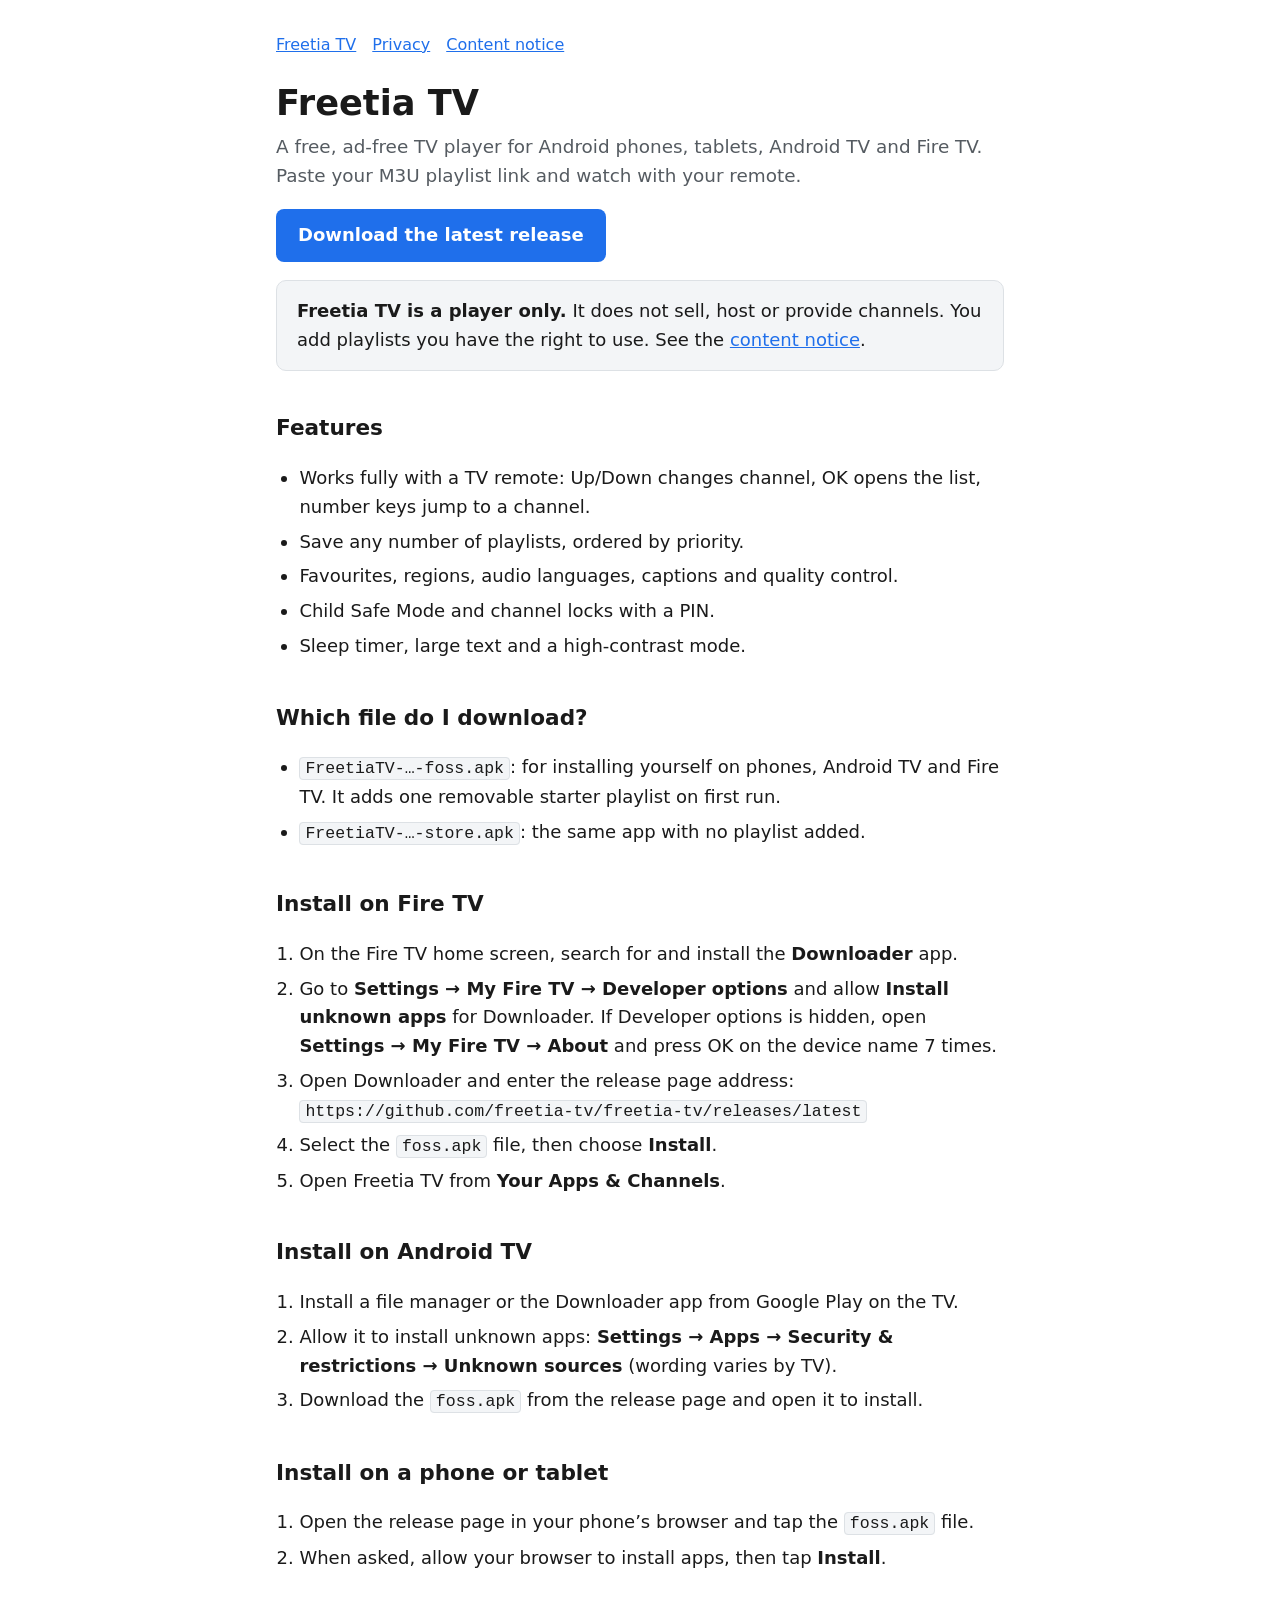
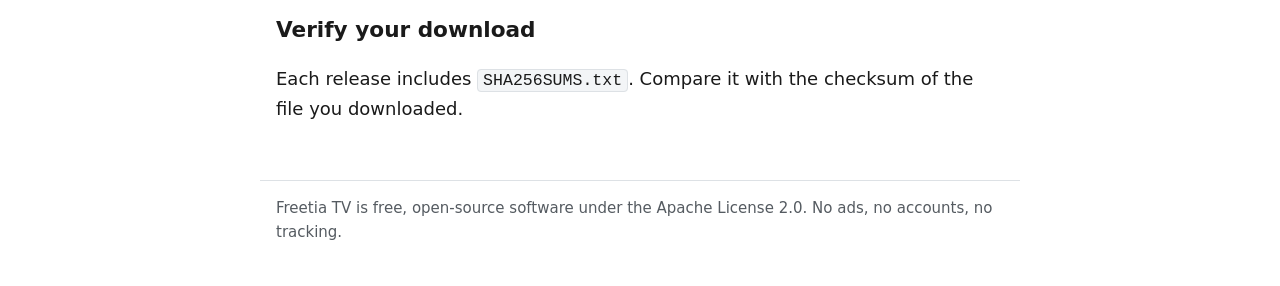
<file: docs/index.html>
<!doctype html>
<html lang="en">
<head>
<meta charset="utf-8">
<meta name="viewport" content="width=device-width, initial-scale=1">
<title>Freetia TV</title>
<meta name="description" content="Free, ad-free IPTV player for Android phones, Android TV and Fire TV. Bring your own M3U playlist.">
<link rel="stylesheet" href="style.css">
</head>
<body>
<header>
  <nav><a href="index.html">Freetia TV</a><a href="privacy.html">Privacy</a><a href="content-notice.html">Content notice</a></nav>
</header>
<main>
  <h1>Freetia TV</h1>
  <p class="lead">A free, ad-free TV player for Android phones, tablets, Android TV and Fire TV. Paste your M3U playlist link and watch with your remote.</p>
  <p><a class="button" href="https://github.com/freetia-tv/freetia-tv/releases/latest">Download the latest release</a></p>

  <div class="card">
    <strong>Freetia TV is a player only.</strong> It does not sell, host or provide channels. You add playlists you have the right to use.
    See the <a href="content-notice.html">content notice</a>.
  </div>

  <h2>Features</h2>
  <ul>
    <li>Works fully with a TV remote: Up/Down changes channel, OK opens the list, number keys jump to a channel.</li>
    <li>Save any number of playlists, ordered by priority.</li>
    <li>Favourites, regions, audio languages, captions and quality control.</li>
    <li>Child Safe Mode and channel locks with a PIN.</li>
    <li>Sleep timer, large text and a high-contrast mode.</li>
  </ul>

  <h2>Which file do I download?</h2>
  <ul>
    <li><code>FreetiaTV-…-foss.apk</code>: for installing yourself on phones, Android TV and Fire TV. It adds one removable starter playlist on first run.</li>
    <li><code>FreetiaTV-…-store.apk</code>: the same app with no playlist added.</li>
  </ul>

  <h2>Install on Fire TV</h2>
  <ol>
    <li>On the Fire TV home screen, search for and install the <strong>Downloader</strong> app.</li>
    <li>Go to <strong>Settings → My Fire TV → Developer options</strong> and allow <strong>Install unknown apps</strong> for Downloader. If Developer options is hidden, open <strong>Settings → My Fire TV → About</strong> and press OK on the device name 7 times.</li>
    <li>Open Downloader and enter the release page address: <code>https://github.com/freetia-tv/freetia-tv/releases/latest</code></li>
    <li>Select the <code>foss.apk</code> file, then choose <strong>Install</strong>.</li>
    <li>Open Freetia TV from <strong>Your Apps &amp; Channels</strong>.</li>
  </ol>

  <h2>Install on Android TV</h2>
  <ol>
    <li>Install a file manager or the Downloader app from Google Play on the TV.</li>
    <li>Allow it to install unknown apps: <strong>Settings → Apps → Security &amp; restrictions → Unknown sources</strong> (wording varies by TV).</li>
    <li>Download the <code>foss.apk</code> from the release page and open it to install.</li>
  </ol>

  <h2>Install on a phone or tablet</h2>
  <ol>
    <li>Open the release page in your phone’s browser and tap the <code>foss.apk</code> file.</li>
    <li>When asked, allow your browser to install apps, then tap <strong>Install</strong>.</li>
  </ol>

  <h2>Verify your download</h2>
  <p>Each release includes <code>SHA256SUMS.txt</code>. Compare it with the checksum of the file you downloaded.</p>
</main>
<footer>
  <p>Freetia TV is free, open-source software under the Apache License 2.0. No ads, no accounts, no tracking.</p>
</footer>
</body>
</html>
</file>
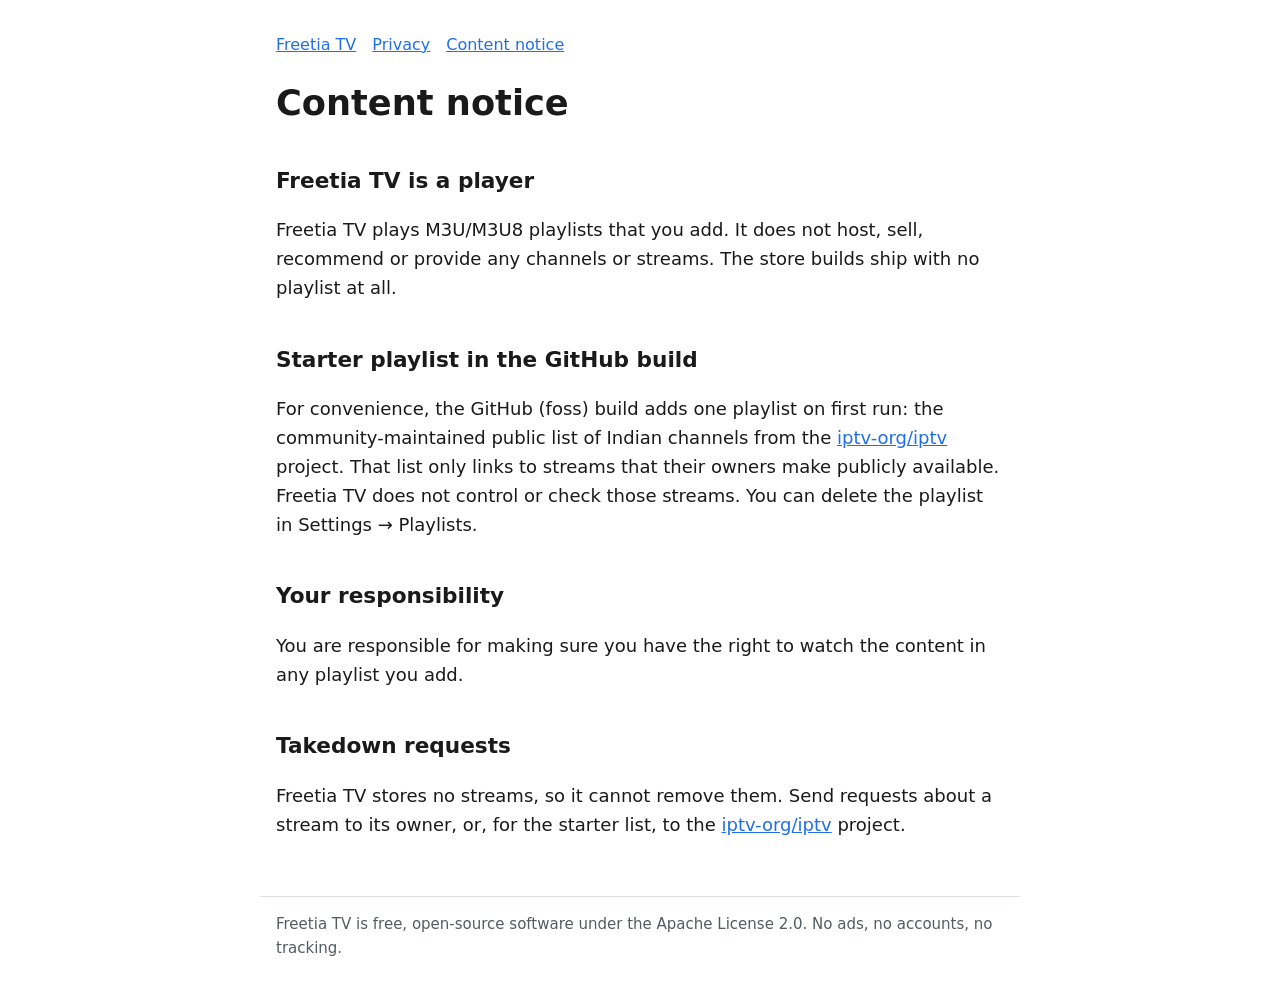
<file: docs/content-notice.html>
<!doctype html>
<html lang="en">
<head>
<meta charset="utf-8">
<meta name="viewport" content="width=device-width, initial-scale=1">
<title>Freetia TV Content Notice</title>
<meta name="description" content="Freetia TV content and rights notice">
<link rel="stylesheet" href="style.css">
</head>
<body>
<header>
  <nav><a href="index.html">Freetia TV</a><a href="privacy.html">Privacy</a><a href="content-notice.html">Content notice</a></nav>
</header>
<main>
  <h1>Content notice</h1>

  <h2>Freetia TV is a player</h2>
  <p>Freetia TV plays M3U/M3U8 playlists that you add. It does not host, sell, recommend or provide any channels or streams. The store builds ship with no playlist at all.</p>

  <h2>Starter playlist in the GitHub build</h2>
  <p>For convenience, the GitHub (foss) build adds one playlist on first run: the community-maintained public list of Indian channels from the <a href="https://github.com/iptv-org/iptv">iptv-org/iptv</a> project. That list only links to streams that their owners make publicly available. Freetia TV does not control or check those streams. You can delete the playlist in Settings → Playlists.</p>

  <h2>Your responsibility</h2>
  <p>You are responsible for making sure you have the right to watch the content in any playlist you add.</p>

  <h2>Takedown requests</h2>
  <p>Freetia TV stores no streams, so it cannot remove them. Send requests about a stream to its owner, or, for the starter list, to the <a href="https://github.com/iptv-org/iptv">iptv-org/iptv</a> project.</p>
</main>
<footer>
  <p>Freetia TV is free, open-source software under the Apache License 2.0. No ads, no accounts, no tracking.</p>
</footer>
</body>
</html>
</file>
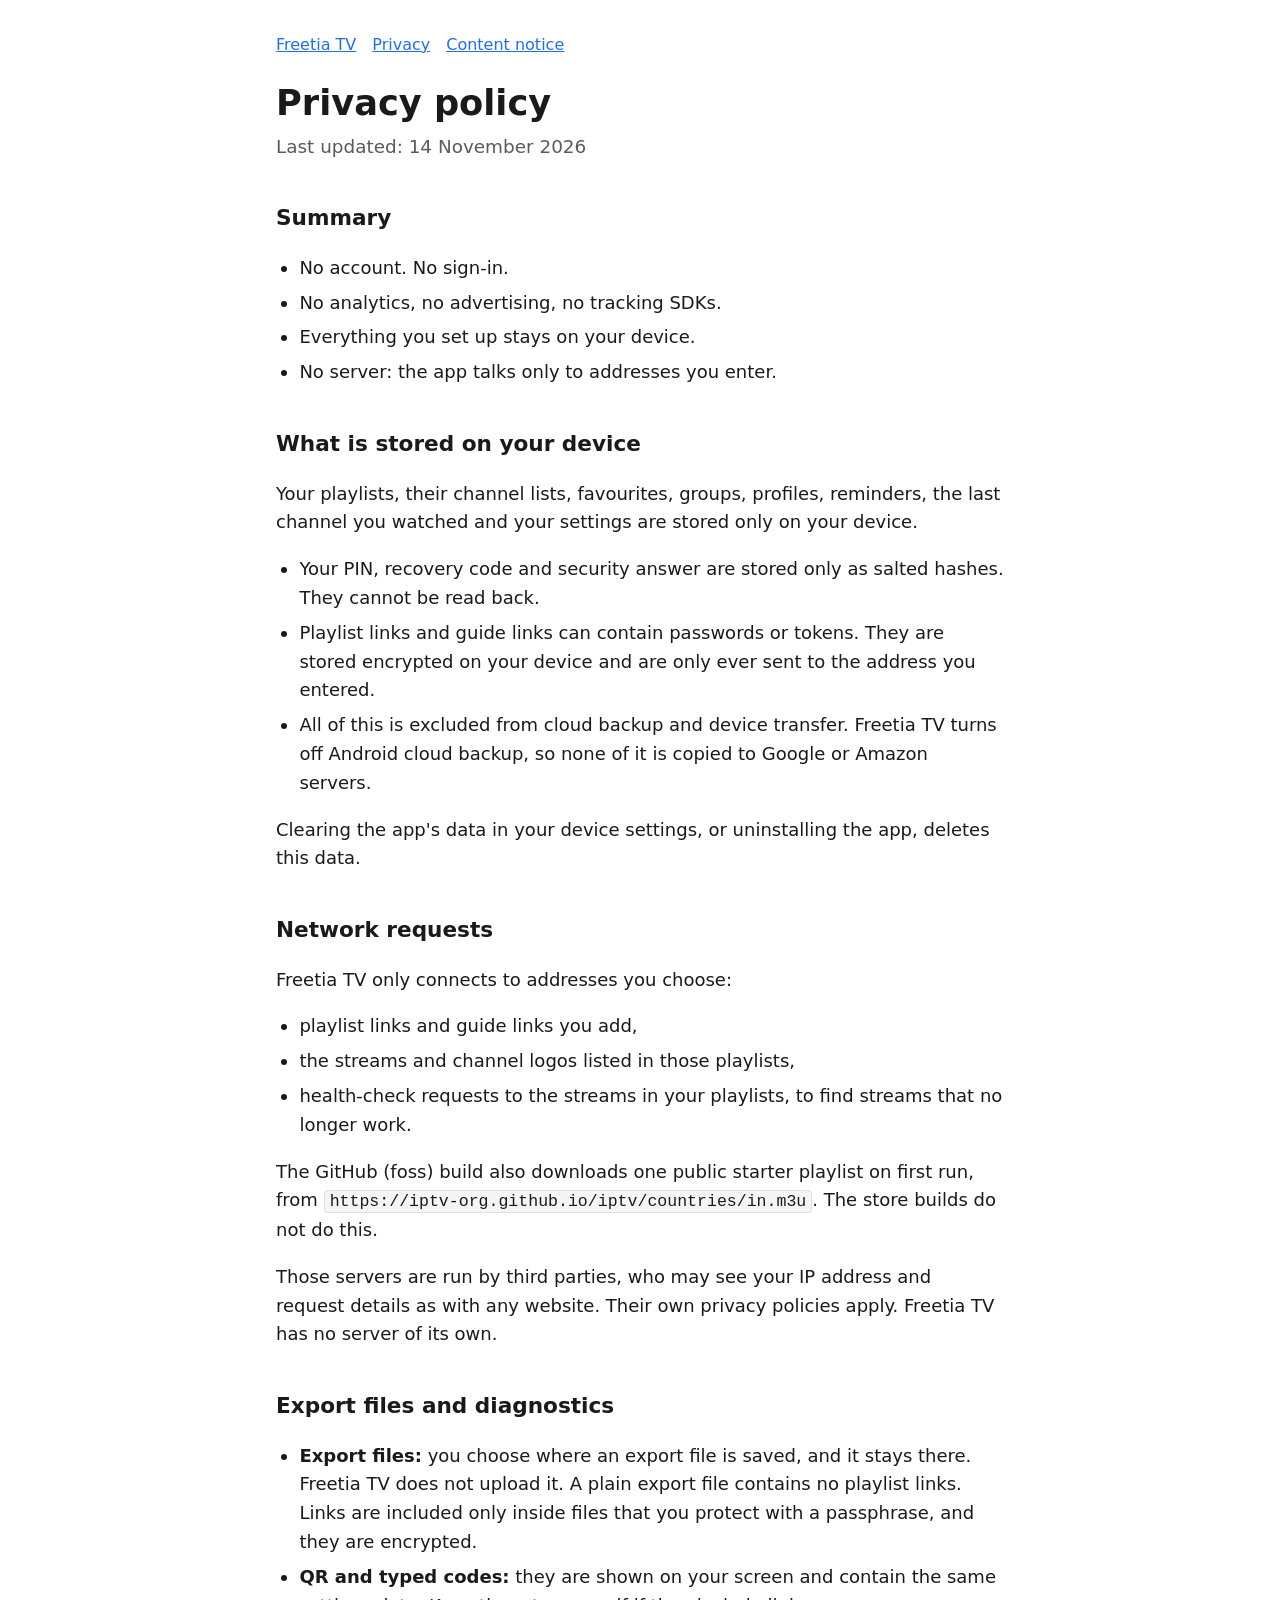
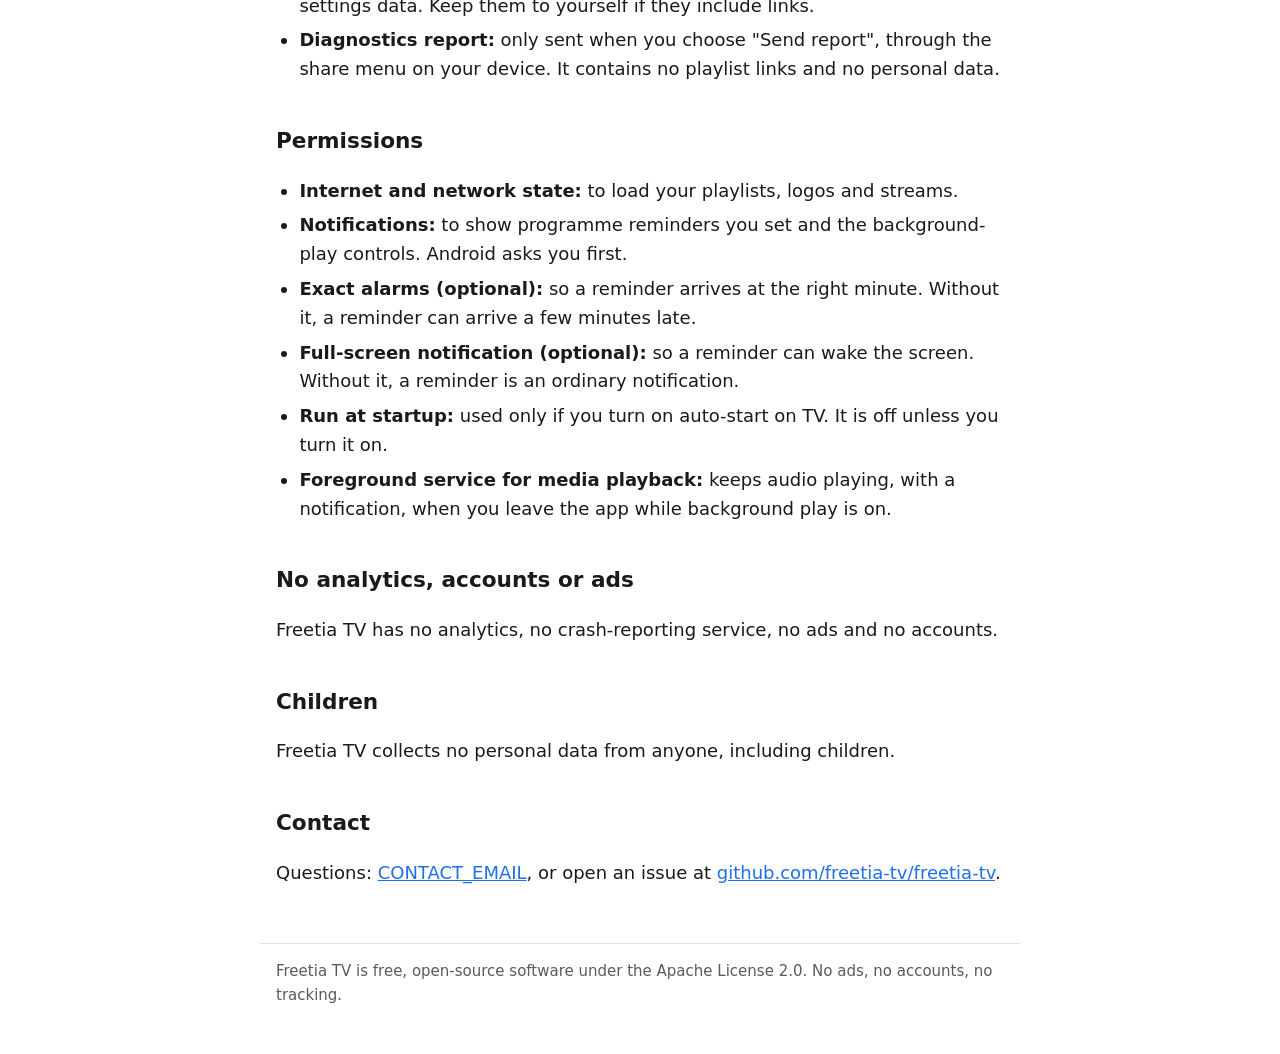
<file: docs/privacy.html>
<!doctype html>
<html lang="en">
<head>
<meta charset="utf-8">
<meta name="viewport" content="width=device-width, initial-scale=1">
<title>Freetia TV Privacy</title>
<meta name="description" content="Freetia TV privacy policy">
<link rel="stylesheet" href="style.css">
</head>
<body>
<header>
  <nav><a href="index.html">Freetia TV</a><a href="privacy.html">Privacy</a><a href="content-notice.html">Content notice</a></nav>
</header>
<main>
  <h1>Privacy policy</h1>
  <p class="lead">Last updated: 14 November 2026</p>

  <h2>Summary</h2>
  <ul>
    <li>No account. No sign-in.</li>
    <li>No analytics, no advertising, no tracking SDKs.</li>
    <li>Everything you set up stays on your device.</li>
    <li>No server: the app talks only to addresses you enter.</li>
  </ul>

  <h2>What is stored on your device</h2>
  <p>Your playlists, their channel lists, favourites, groups, profiles, reminders, the last channel you watched and your settings are stored only on your device.</p>
  <ul>
    <li>Your PIN, recovery code and security answer are stored only as salted hashes. They cannot be read back.</li>
    <li>Playlist links and guide links can contain passwords or tokens. They are stored encrypted on your device and are only ever sent to the address you entered.</li>
    <li>All of this is excluded from cloud backup and device transfer. Freetia TV turns off Android cloud backup, so none of it is copied to Google or Amazon servers.</li>
  </ul>
  <p>Clearing the app's data in your device settings, or uninstalling the app, deletes this data.</p>

  <h2>Network requests</h2>
  <p>Freetia TV only connects to addresses you choose:</p>
  <ul>
    <li>playlist links and guide links you add,</li>
    <li>the streams and channel logos listed in those playlists,</li>
    <li>health-check requests to the streams in your playlists, to find streams that no longer work.</li>
  </ul>
  <p>The GitHub (foss) build also downloads one public starter playlist on first run, from <code>https://iptv-org.github.io/iptv/countries/in.m3u</code>. The store builds do not do this.</p>
  <p>Those servers are run by third parties, who may see your IP address and request details as with any website. Their own privacy policies apply. Freetia TV has no server of its own.</p>

  <h2>Export files and diagnostics</h2>
  <ul>
    <li><strong>Export files:</strong> you choose where an export file is saved, and it stays there. Freetia TV does not upload it. A plain export file contains no playlist links. Links are included only inside files that you protect with a passphrase, and they are encrypted.</li>
    <li><strong>QR and typed codes:</strong> they are shown on your screen and contain the same settings data. Keep them to yourself if they include links.</li>
    <li><strong>Diagnostics report:</strong> only sent when you choose "Send report", through the share menu on your device. It contains no playlist links and no personal data.</li>
  </ul>

  <h2>Permissions</h2>
  <ul>
    <li><strong>Internet and network state:</strong> to load your playlists, logos and streams.</li>
    <li><strong>Notifications:</strong> to show programme reminders you set and the background-play controls. Android asks you first.</li>
    <li><strong>Exact alarms (optional):</strong> so a reminder arrives at the right minute. Without it, a reminder can arrive a few minutes late.</li>
    <li><strong>Full-screen notification (optional):</strong> so a reminder can wake the screen. Without it, a reminder is an ordinary notification.</li>
    <li><strong>Run at startup:</strong> used only if you turn on auto-start on TV. It is off unless you turn it on.</li>
    <li><strong>Foreground service for media playback:</strong> keeps audio playing, with a notification, when you leave the app while background play is on.</li>
  </ul>

  <h2>No analytics, accounts or ads</h2>
  <p>Freetia TV has no analytics, no crash-reporting service, no ads and no accounts.</p>

  <h2>Children</h2>
  <p>Freetia TV collects no personal data from anyone, including children.</p>

  <h2>Contact</h2>
  <p>Questions: <a href="mailto:CONTACT_EMAIL">CONTACT_EMAIL</a>, or open an issue at <a href="https://github.com/freetia-tv/freetia-tv/issues">github.com/freetia-tv/freetia-tv</a>.</p>
</main>
<footer>
  <p>Freetia TV is free, open-source software under the Apache License 2.0. No ads, no accounts, no tracking.</p>
</footer>
</body>
</html>
</file>
<file: docs/style.css>
:root {
  --bg: #ffffff;
  --fg: #1a1a1a;
  --muted: #555b61;
  --card: #f3f5f7;
  --border: #dde1e5;
  --accent: #1f6feb;
  --accent-fg: #ffffff;
}
@media (prefers-color-scheme: dark) {
  :root {
    --bg: #121416;
    --fg: #eceff1;
    --muted: #a7b0b8;
    --card: #1c2024;
    --border: #2c3238;
    --accent: #58a6ff;
    --accent-fg: #0b0d0f;
  }
}
* { box-sizing: border-box; }
html { -webkit-text-size-adjust: 100%; }
body {
  margin: 0;
  background: var(--bg);
  color: var(--fg);
  font: 18px/1.6 system-ui, -apple-system, "Segoe UI", Roboto, sans-serif;
}
main, header, footer { max-width: 760px; margin: 0 auto; padding: 0 16px; }
header { padding-top: 32px; }
header nav { display: flex; flex-wrap: wrap; gap: 16px; font-size: 16px; }
h1 { font-size: 2.2rem; line-height: 1.2; margin: 24px 0 8px; }
h2 { font-size: 1.35rem; margin-top: 40px; }
p.lead { font-size: 1.15rem; color: var(--muted); margin-top: 0; }
a { color: var(--accent); }
.button {
  display: inline-block;
  padding: 12px 22px;
  border-radius: 8px;
  background: var(--accent);
  color: var(--accent-fg);
  text-decoration: none;
  font-weight: 600;
  min-height: 48px;
}
.card {
  background: var(--card);
  border: 1px solid var(--border);
  border-radius: 10px;
  padding: 16px 20px;
  margin: 16px 0;
}
ol, ul { padding-left: 1.3em; }
li { margin: 6px 0; }
code {
  font-family: ui-monospace, Consolas, monospace;
  font-size: 0.92em;
  background: var(--card);
  border: 1px solid var(--border);
  border-radius: 4px;
  padding: 1px 5px;
  overflow-wrap: anywhere;
}
footer {
  margin-top: 56px;
  padding-bottom: 32px;
  border-top: 1px solid var(--border);
  color: var(--muted);
  font-size: 15px;
}
</file>
